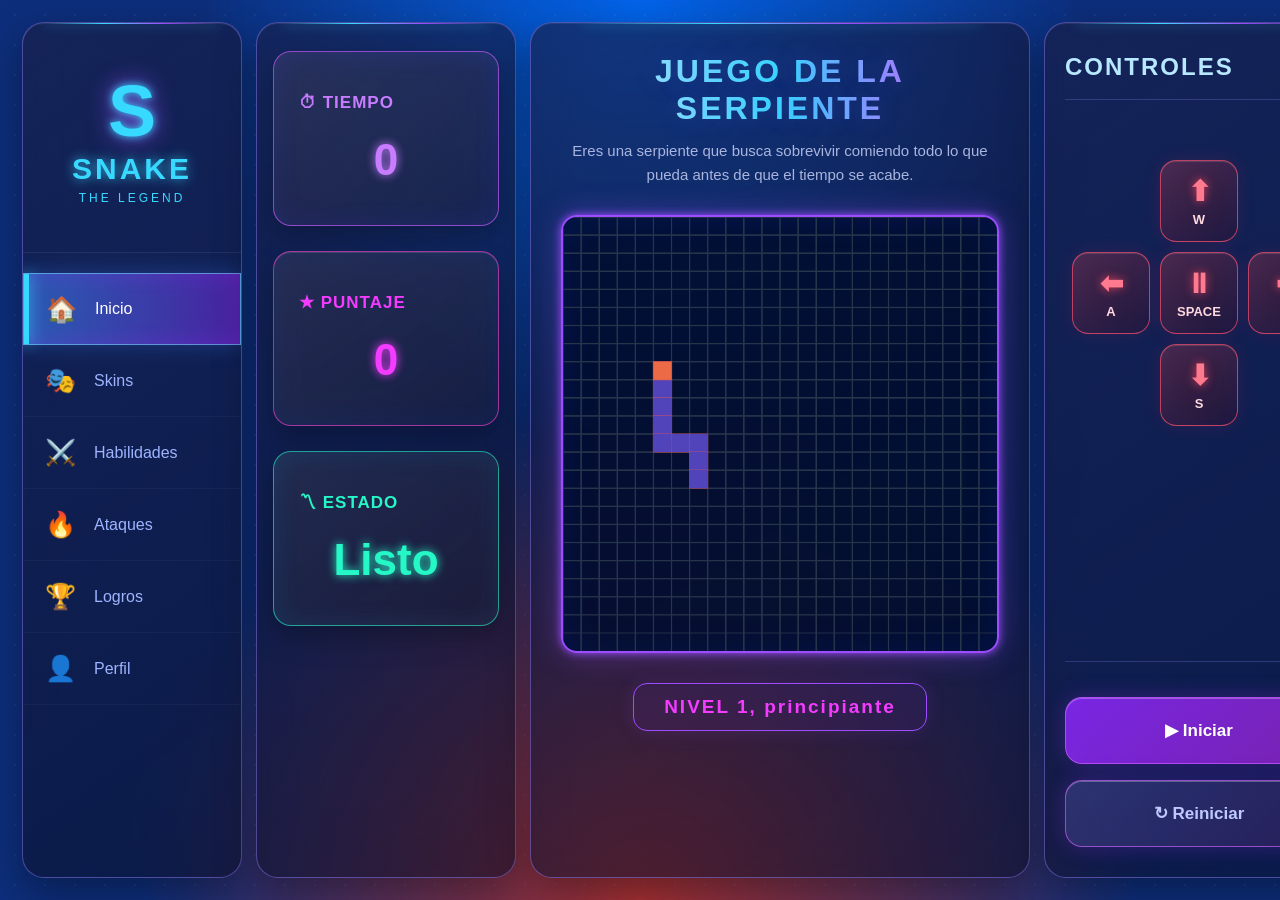
<file: index.html>
<!DOCTYPE html>
<html lang="es">
<head>
    <meta charset="UTF-8">
    <meta name="viewport" content="width=device-width, initial-scale=1.0">

    <link rel="stylesheet" href="serpiente.css">
    <title>Juego de la Serpiente</title>
</head>

<body onload="dibujrTablero()">

    

    <div class="layout">

        <!-- MENÚ LATERAL -->
        <section class="menuOpciones" id="menuLateral">

            <aside class="sidebar">

                <div class="logo">
                    <div class="logo-serpiente">S</div>
                    <h2>SNAKE</h2>
                    <span>THE LEGEND</span>
                </div>

                <nav class="menu">

                    <a href="#" class="activo">
                        <span>🏠</span>
                        Inicio
                    </a>

                    <a href="#">
                        <span>🎭</span>
                        Skins
                    </a>

                    <a href="#">
                        <span>⚔️</span>
                        Habilidades
                    </a>

                    <a href="#">
                        <span>🔥</span>
                        Ataques
                    </a>

                    <a href="#">
                        <span>🏆</span>
                        Logros
                    </a>

                    <a href="#">
                        <span>👤</span>
                        Perfil
                    </a>

                </nav>

            </aside>

        </section>


        <!-- INFORMACIÓN -->
        <section class="menuIzqueerdo">

            <div class="panel-info">

                <div class="tarjeta-info tiempo">
                    <span>⏱ TIEMPO</span>
                    <strong id="tiempoRest">0</strong>
                </div>

                <div class="tarjeta-info puntaje">
                    <span>★ PUNTAJE</span>
                    <strong id="puntaje">0</strong>
                </div>

                <div class="tarjeta-info estado">
                    <span>〽 ESTADO</span>
                    <strong id="estado">Listo</strong>
                </div>

            </div>

        </section>


        <!-- JUEGO -->
        <main class="contenedor">

            <section class="cabecera-juego">

                <h1>JUEGO DE LA SERPIENTE</h1>

                <p class="descripcion">
                    Eres una serpiente que busca sobrevivir comiendo todo
                    lo que pueda antes de que el tiempo se acabe.
                </p>

            </section>

            <canvas
                id="canvasJuego"
                height="600"
                width="600"
                class="canvass">
            </canvas>

            <p id="mensajeLevel" class="mensaje">
                NIVEL 1, principiante
            </p>

        </main>


        <!-- CONTROLES -->
        <section class="menuDerecho">

            <h2>CONTROLES</h2>

            <div class="controles">

                <button class="vacio"></button>

                <button onclick="cambiarDireccion('arriba')">
                    <span class="flecha">⬆</span>
                    <span>W</span>
                </button>

                <button class="vacio"></button>


                <button onclick="cambiarDireccion('izquierda')">
                    <span class="flecha">⬅</span>
                    <span>A</span>
                </button>

                <button onclick="pausarJuego()">
                    <span class="flecha">⏸</span>
                    <span>SPACE</span>
                </button>

                <button onclick="cambiarDireccion('derecha')">
                    <span class="flecha">➡</span>
                    <span>D</span>
                </button>


                <button class="vacio"></button>

                <button onclick="cambiarDireccion('abajo')">
                    <span class="flecha">⬇</span>
                    <span>S</span>
                </button>

                <button class="vacio"></button>

            </div>


            <div class="acciones">

                <button onclick="iniciarJuego()">
                    ▶ Iniciar
                </button>

                <button
                    class="secundario"
                    onclick="reiniciarJuego()">
                    ↻ Reiniciar
                </button>

            </div>

        </section>

    </div>
    <script src="serpiente.js"></script>

</body>
</html>
</file>
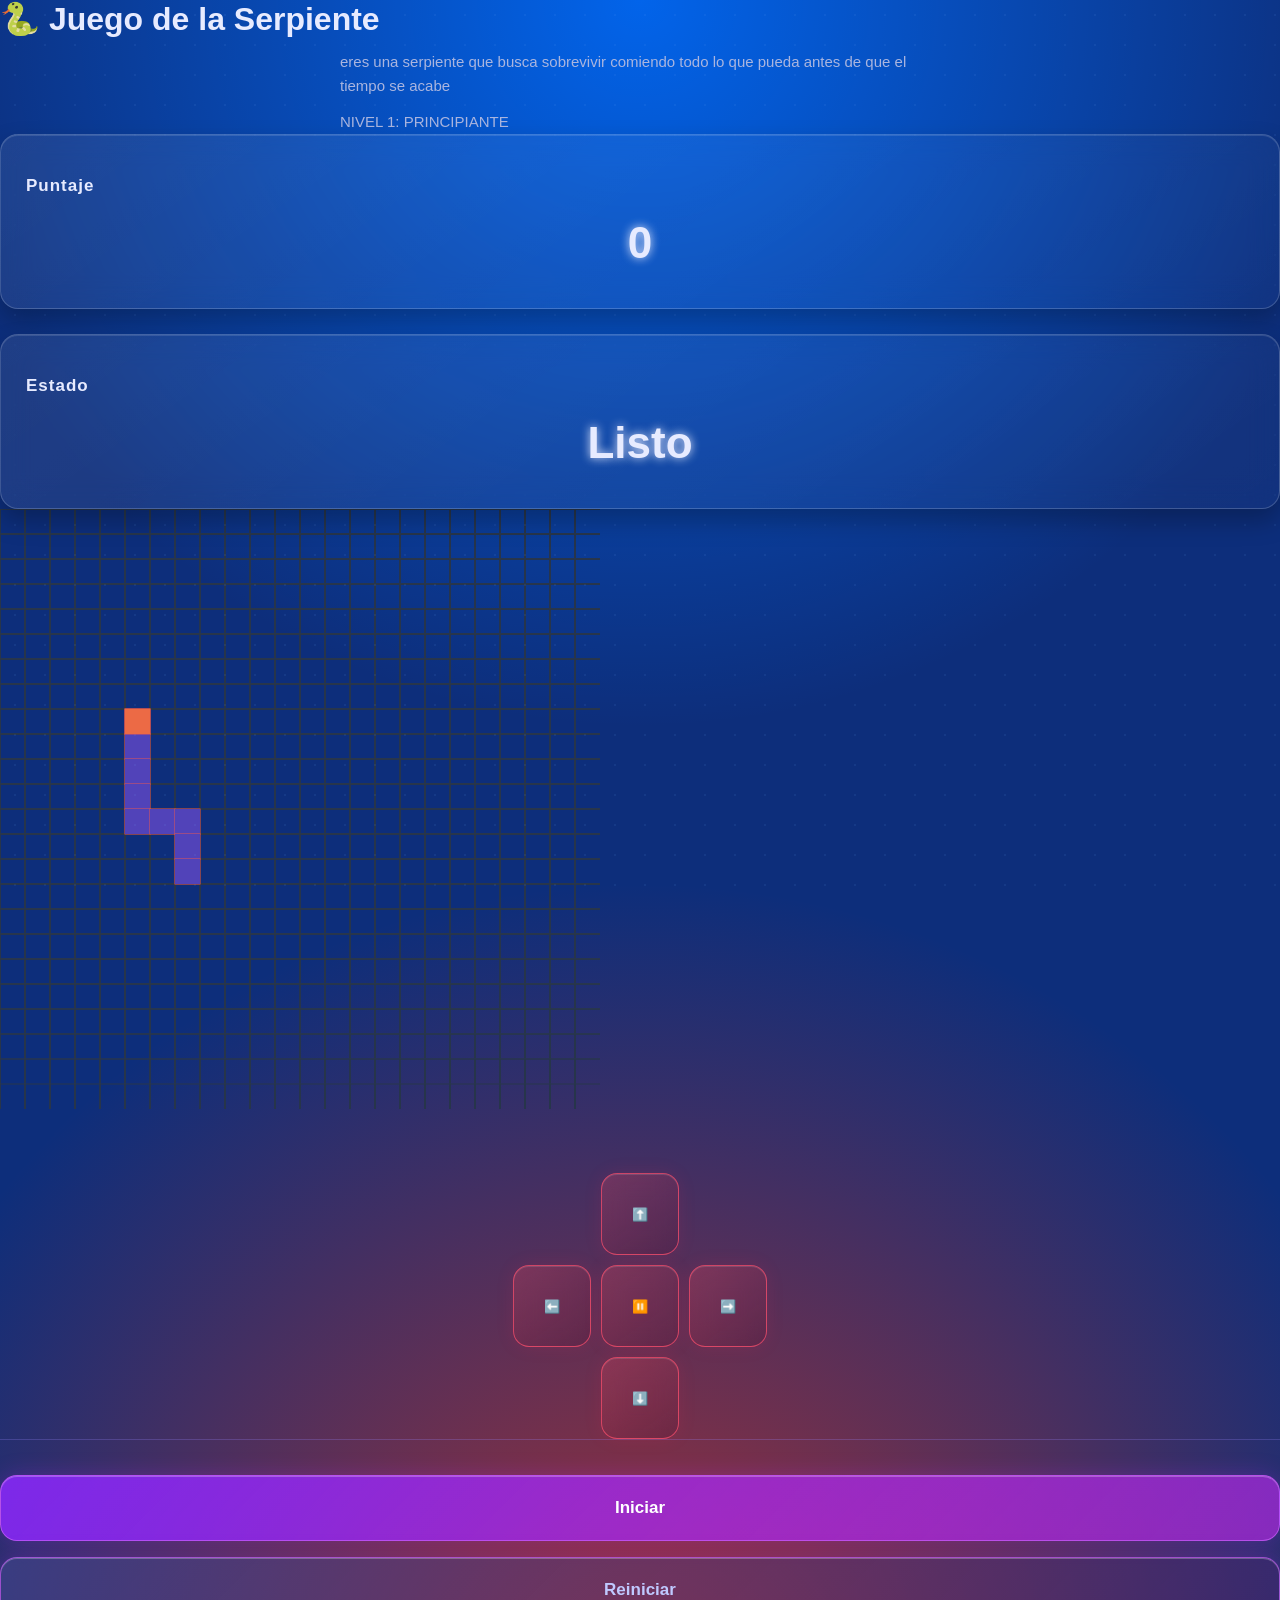
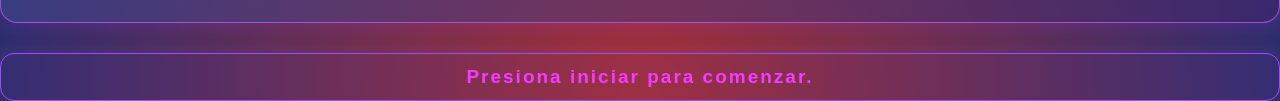
<file: serpiente.html>
<!DOCTYPE html>
<html lang="es">
<head>
  <meta charset="UTF-8" />
  <meta name="viewport" content="width=device-width, initial-scale=1.0" />
  <title>Juego de la Serpiente - Taller</title>
   <link rel="stylesheet" href="serpiente.css">
</head>
<body onload="dibujarTodo()">
  <main class="contenedor-juego">
    <h1>🐍 Juego de la Serpiente</h1>
    <p class="descripcion">
      eres una serpiente que busca sobrevivir comiendo todo lo que pueda antes de que el tiempo se acabe
    </p>
    <p id="mensajeLevel" class="descripcion">
      NIVEL 1: PRINCIPIANTE
    </p>

    <section class="panel-info">
      <div class="tarjeta-info">
        <span>Puntaje</span>
        <strong id="puntaje">0</strong>
      </div>
      <div class="tarjeta-info">
        <span>Estado</span>
        <strong id="estado">Listo</strong>
      </div>
    </section>

    <canvas id="canvasJuego" width="600" height="600"></canvas>

    <section class="controles">
      <button class="vacio">-</button>
      <button onclick="cambiarDireccion('arriba')">⬆️</button>
      <button class="vacio">-</button>

      <button onclick="cambiarDireccion('izquierda')">⬅️</button>
      <button onclick="pausarJuego()">⏸️</button>
      <button onclick="cambiarDireccion('derecha')">➡️</button>

      <button class="vacio">-</button>
      <button onclick="cambiarDireccion('abajo')">⬇️</button>
      <button class="vacio">-</button>
    </section>

    <section class="acciones">
      <button onclick="iniciarJuego()">Iniciar</button>
      <button class="secundario" onclick="reiniciarJuego()">Reiniciar</button>
    </section>

    <p id="mensaje" class="mensaje">Presiona iniciar para comenzar.</p>
  </main>

  <script src="serpiente.js"></script>
</body>
</html>
</file>
<file: serpiente.css>
/* =========================================================
   CONFIGURACIÓN GENERAL
========================================================= */

* {
    margin: 0;
    padding: 0;
    box-sizing: border-box;
}

:root {
    --fondo: #050817;

    --panel: rgba(14, 18, 48, 0.58);
    --panel-claro: rgba(255, 255, 255, 0.06);

    --azul: #37d9ff;
    --morado: #9d4dff;
    --rosa: #f33cff;
    --verde: #26f7c7;
    --rojo: #ff4d6d;

    --texto: #e7ebff;
    --texto-secundario: #aab5df;

    --borde:
        1px solid rgba(150, 130, 255, 0.45);

    --radio: 22px;
}


/* =========================================================
   BODY
========================================================= */

body {
    min-height: 100vh;

    font-family:
        "Trebuchet MS",
        Arial,
        sans-serif;

    color: var(--texto);

    background:
        radial-gradient(
            circle at 50% 100%,
            rgba(234, 50, 21, 0.698),
            transparent 45%
        ),

        radial-gradient(
            circle at 50% 0%,
            rgba(0, 110, 255, 0.845),
            transparent 40%
        ),

        #0d2e7b;

    overflow-x: hidden;
}


/* Pequeños puntos del fondo */

body::before {
    content: "";

    position: fixed;
    inset: 0;

    pointer-events: none;

    background-image:
        radial-gradient(
            rgba(120, 170, 255, 0.35) 1px,
            transparent 1px
        );

    background-size: 30px 30px;

    opacity: 0.25;
}


/* =========================================================
   LAYOUT PRINCIPAL

   4 columnas:

   menú | información | juego | controles
========================================================= */

.layout {
    width: 100%;
    min-height: 100vh;

    padding: 22px;

    display: grid;

    grid-template-columns:
        220px
        260px
        minmax(500px, 1fr)
        310px;

    gap: 14px;
}


/* =========================================================
   EFECTO GLASS GENERAL
========================================================= */

.menuOpciones,
.menuIzqueerdo,
.contenedor,
.menuDerecho {

    position: relative;

    background:
        linear-gradient(
            145deg,
            rgba(25, 30, 70, 0.65),
            rgba(8, 11, 32, 0.55)
        );

    border: var(--borde);

    border-radius: var(--radio);

    backdrop-filter: blur(18px);
    -webkit-backdrop-filter: blur(18px);

    box-shadow:
        inset 0 1px 0 rgba(255, 255, 255, 0.08),
        0 15px 40px rgba(0, 0, 0, 0.35);

    overflow: hidden;
}


/* brillo superior */

.menuOpciones::before,
.menuIzqueerdo::before,
.contenedor::before,
.menuDerecho::before {

    content: "";

    position: absolute;

    top: 0;
    left: 10%;
    right: 10%;

    height: 1px;

    background:
        linear-gradient(
            90deg,
            transparent,
            var(--azul),
            var(--morado),
            transparent
        );

    box-shadow:
        0 0 12px var(--azul);
}


/* =========================================================
   MENÚ LATERAL
========================================================= */

.menuOpciones {
    min-height: calc(100vh - 44px);
}

.sidebar {
    height: 100%;
}


/* LOGO */

.logo {
    height: 230px;

    display: flex;
    flex-direction: column;

    align-items: center;
    justify-content: center;

    text-align: center;

    border-bottom:
        1px solid rgba(255, 255, 255, 0.08);
}

.logo-serpiente {

    font-size: 72px;
    font-weight: 900;

    color: var(--azul);

    text-shadow:
        0 0 8px var(--azul),
        0 0 25px var(--morado);
}

.logo h2 {

    font-size: 30px;

    letter-spacing: 3px;

    color: var(--azul);

    text-shadow:
        0 0 12px rgba(55, 217, 255, 0.8);
}

.logo span {

    margin-top: 5px;

    font-size: 12px;

    letter-spacing: 3px;

    color: var(--azul);
}


/* =========================================================
   OPCIONES DEL MENÚ
========================================================= */

.menu {
    display: flex;
    flex-direction: column;

    padding-top: 20px;
}

.menu a {

    position: relative;

    height: 72px;

    padding: 0 22px;

    display: flex;
    align-items: center;

    gap: 18px;

    color: #9eb4ff;

    font-size: 16px;

    text-decoration: none;

    border-bottom:
        1px solid rgba(255, 255, 255, 0.035);

    transition:
        background 0.25s,
        color 0.25s,
        transform 0.25s,
        box-shadow 0.25s;
}

.menu a span {
    font-size: 25px;
}


/* HOVER */

.menu a:hover {

    color: white;

    background:
        linear-gradient(
            90deg,
            rgba(55, 217, 255, 0.13),
            rgba(157, 77, 255, 0.08)
        );

    padding-left: 28px;
}


/* ACTIVO */

.menu a.activo {

    color: white;

    background:
        linear-gradient(
            90deg,
            rgba(60, 140, 255, 0.55),
            rgba(140, 40, 255, 0.45)
        );

    border:
        1px solid rgba(120, 210, 255, 0.6);

    box-shadow:
        0 0 20px rgba(60, 130, 255, 0.3),
        inset 0 0 25px rgba(170, 40, 255, 0.25);
}

.menu a.activo::before {

    content: "";

    position: absolute;

    left: 0;
    top: 0;

    width: 5px;
    height: 100%;

    background: var(--azul);

    box-shadow:
        0 0 15px var(--azul);
}


/* =========================================================
   PANEL IZQUIERDO
========================================================= */

.menuIzqueerdo {

    min-height: calc(100vh - 44px);

    padding: 28px 16px;
}

.panel-info {

    width: 100%;

    display: flex;
    flex-direction: column;

    gap: 25px;
}


/* =========================================================
   TARJETAS
========================================================= */

.tarjeta-info {

    min-height: 175px;

    padding: 25px;

    display: flex;
    flex-direction: column;

    justify-content: center;
    align-items: center;

    gap: 22px;

    border-radius: 18px;

    background:
        linear-gradient(
            145deg,
            rgba(255, 255, 255, 0.08),
            rgba(255, 255, 255, 0.025)
        );

    backdrop-filter: blur(15px);

    border:
        1px solid rgba(255, 255, 255, 0.18);

    box-shadow:
        inset 0 1px 0 rgba(255,255,255,0.12),
        0 12px 25px rgba(0,0,0,0.25);

    transition:
        transform 0.25s,
        box-shadow 0.25s;
}

.tarjeta-info:hover {
    transform: translateY(-3px);
}


/* TÍTULO */

.tarjeta-info span {

    width: 100%;

    font-weight: bold;

    font-size: 17px;

    letter-spacing: 1px;
}


/* NÚMERO */

.tarjeta-info strong {

    font-size: 44px;

    text-shadow:
        0 0 10px currentColor;
}


/* TIEMPO */

.tarjeta-info.tiempo {

    color: #c87cff;

    border-color:
        rgba(210, 90, 255, 0.65);

    box-shadow:
        inset 0 0 30px rgba(170, 40, 255, 0.06),
        0 10px 30px rgba(0,0,0,0.3);
}


/* PUNTAJE */

.tarjeta-info.puntaje {

    color: var(--rosa);

    border-color:
        rgba(255, 65, 210, 0.6);
}


/* ESTADO */

.tarjeta-info.estado {

    color: var(--verde);

    border-color:
        rgba(38, 247, 199, 0.6);

    box-shadow:
        inset 0 0 30px rgba(0, 255, 200, 0.06),
        0 10px 30px rgba(0,0,0,0.3);
}


/* =========================================================
   CONTENEDOR CENTRAL
========================================================= */

.contenedor {

    min-height: calc(100vh - 44px);

    padding: 30px;

    display: flex;
    flex-direction: column;

    align-items: center;
}


/* =========================================================
   CABECERA
========================================================= */

.cabecera-juego {

    text-align: center;

    margin-bottom: 28px;
}

.cabecera-juego h1 {

    font-size:
        clamp(26px, 2.5vw, 42px);

    letter-spacing: 3px;

    background:
        linear-gradient(
            90deg,
            #c6e5ff,
            var(--azul),
            var(--rosa)
        );

    background-clip: text;
    -webkit-background-clip: text;

    color: transparent;

    text-shadow:
        0 0 25px rgba(100, 100, 255, 0.25);
}

.descripcion {

    max-width: 600px;

    margin: 12px auto 0;

    color: var(--texto-secundario);

    line-height: 1.6;

    font-size: 15px;
}


/* =========================================================
   CANVAS
========================================================= */

.canvass {

    display: block;

    width: min(100%, 600px);

    height: auto;

    aspect-ratio: 1 / 1;

    background:
           
        rgba(1, 12, 45, 0.85);

    background-size:
        30px 30px;

    border:
        2px solid var(--morado);

    border-radius: 16px;

    box-shadow:
        0 0 8px var(--morado),
        0 0 30px rgba(157, 77, 255, 0.35),
        inset 0 0 35px rgba(0, 60, 255, 0.12);
}


/* =========================================================
   NIVEL
========================================================= */

.mensaje {

    min-width: 230px;

    margin-top: 30px;

    padding: 12px 30px;

    text-align: center;

    color: var(--rosa);

    font-size: 19px;
    font-weight: bold;

    letter-spacing: 2px;

    background:
        rgba(100, 40, 170, 0.12);

    border:
        1px solid var(--morado);

    border-radius: 14px;

    box-shadow:
        0 0 20px rgba(157, 77, 255, 0.15);
}


/* =========================================================
   PANEL DERECHO
========================================================= */

.menuDerecho {

    min-height: calc(100vh - 44px);

    padding: 30px 20px;

    display: flex;
    flex-direction: column;
}

.menuDerecho h2 {

    padding-bottom: 18px;

    color: #b7e8ff;

    letter-spacing: 2px;

    border-bottom:
        1px solid rgba(150, 130, 255, 0.25);
}


/* =========================================================
   CONTROLES
========================================================= */

.controles {

    margin-top: 60px;

    display: grid;

    grid-template-columns:
        repeat(3, 78px);

    justify-content: center;

    gap: 10px;
}


/* BOTONES */

.controles button {

    width: 78px;
    height: 82px;

    display: flex;
    flex-direction: column;

    justify-content: center;
    align-items: center;

    gap: 4px;

    color: #ffd9df;

    font-size: 13px;
    font-weight: bold;

    background:
        linear-gradient(
            145deg,
            rgba(255, 80, 100, 0.24),
            rgba(80, 10, 40, 0.2)
        );

    border:
        1px solid rgba(255, 80, 110, 0.7);

    border-radius: 16px;

    backdrop-filter: blur(12px);

    box-shadow:
        inset 0 1px 0 rgba(255,255,255,0.12),
        0 0 18px rgba(255, 40, 80, 0.12);

    cursor: pointer;

    transition:
        transform 0.15s,
        box-shadow 0.15s,
        background 0.15s;
}


/* Flechas */

.controles .flecha {

    font-size: 28px;

    color: #ff7a8f;

    text-shadow:
        0 0 10px rgba(255, 70, 100, 0.8);
}


/* Hover */

.controles button:hover {

    transform:
        translateY(-3px);

    background:
        linear-gradient(
            145deg,
            rgba(255, 80, 110, 0.38),
            rgba(110, 20, 80, 0.3)
        );

    box-shadow:
        0 0 22px rgba(255, 60, 100, 0.4),
        inset 0 1px 0 rgba(255,255,255,0.2);
}


/* Click */

.controles button:active {

    transform:
        translateY(1px)
        scale(0.96);
}


/* botones invisibles de la cuadrícula */

.controles button.vacio {

    visibility: hidden;

    pointer-events: none;
}


/* =========================================================
   BOTONES INICIAR / REINICIAR
========================================================= */

.acciones {

    margin-top: auto;

    padding-top: 35px;

    border-top:
        1px solid rgba(150, 130, 255, 0.25);

    display: flex;
    flex-direction: column;

    gap: 16px;
}

.acciones button {

    width: 100%;

    padding: 22px;

    border-radius: 17px;

    border:
        1px solid rgba(210, 100, 255, 0.65);

    color: white;

    font-size: 17px;

    font-weight: bold;

    cursor: pointer;

    background:
        linear-gradient(
            135deg,
            rgba(140, 40, 255, 0.85),
            rgba(210, 40, 255, 0.55)
        );

    box-shadow:
        0 0 22px rgba(170, 40, 255, 0.25),
        inset 0 1px 0 rgba(255,255,255,0.25);

    transition:
        transform 0.2s,
        box-shadow 0.2s;
}

.acciones button:hover {

    transform:
        translateY(-3px);

    box-shadow:
        0 0 30px rgba(190, 50, 255, 0.55);
}


/* REINICIAR */

.acciones button.secundario {

    background:
        linear-gradient(
            135deg,
            rgba(70, 75, 150, 0.5),
            rgba(70, 35, 110, 0.45)
        );

    color: #bfc9ff;
}


/* =========================================================
   RESPONSIVE
========================================================= */

@media (max-width: 1250px) {

    .layout {

        grid-template-columns:
            180px
            220px
            minmax(420px, 1fr)
            250px;

        padding: 12px;

        gap: 10px;
    }

    .controles {

        grid-template-columns:
            repeat(3, 65px);
    }

    .controles button {

        width: 65px;
        height: 70px;
    }
}


/* TABLET */

@media (max-width: 950px) {

    .layout {

        grid-template-columns:
            160px
            1fr
            220px;

        grid-template-areas:

            "menu juego controles"
            "menu info controles";
    }

    .menuOpciones {
        grid-area: menu;
    }

    .contenedor {
        grid-area: juego;
    }

    .menuIzqueerdo {
        grid-area: info;
    }

    .menuDerecho {
        grid-area: controles;
    }

    .panel-info {

        display: grid;

        grid-template-columns:
            repeat(3, 1fr);
    }

    .tarjeta-info {

        min-height: 120px;
    }
}


/* MÓVIL */

@media (max-width: 700px) {

    body {
        overflow-x: hidden;
    }

    .layout {

        display: flex;

        flex-direction: column;

        padding: 8px;
    }

    .menuOpciones,
    .menuIzqueerdo,
    .contenedor,
    .menuDerecho {

        min-height: auto;

        width: 100%;
    }

    .logo {

        height: 140px;
    }

    .menu {

        display: grid;

        grid-template-columns:
            repeat(2, 1fr);
    }

    .menu a {

        height: 55px;
    }

    .panel-info {

        display: grid;

        grid-template-columns:
            repeat(3, 1fr);

        gap: 8px;
    }

    .tarjeta-info {

        min-height: 110px;

        padding: 12px;
    }

    .tarjeta-info strong {

        font-size: 28px;
    }

    .tarjeta-info span {

        font-size: 12px;
    }

    .contenedor {

        padding: 18px 10px;
    }

    .controles {

        margin-top: 30px;
    }

    .acciones {

        margin-top: 40px;
    }
}
</file>
